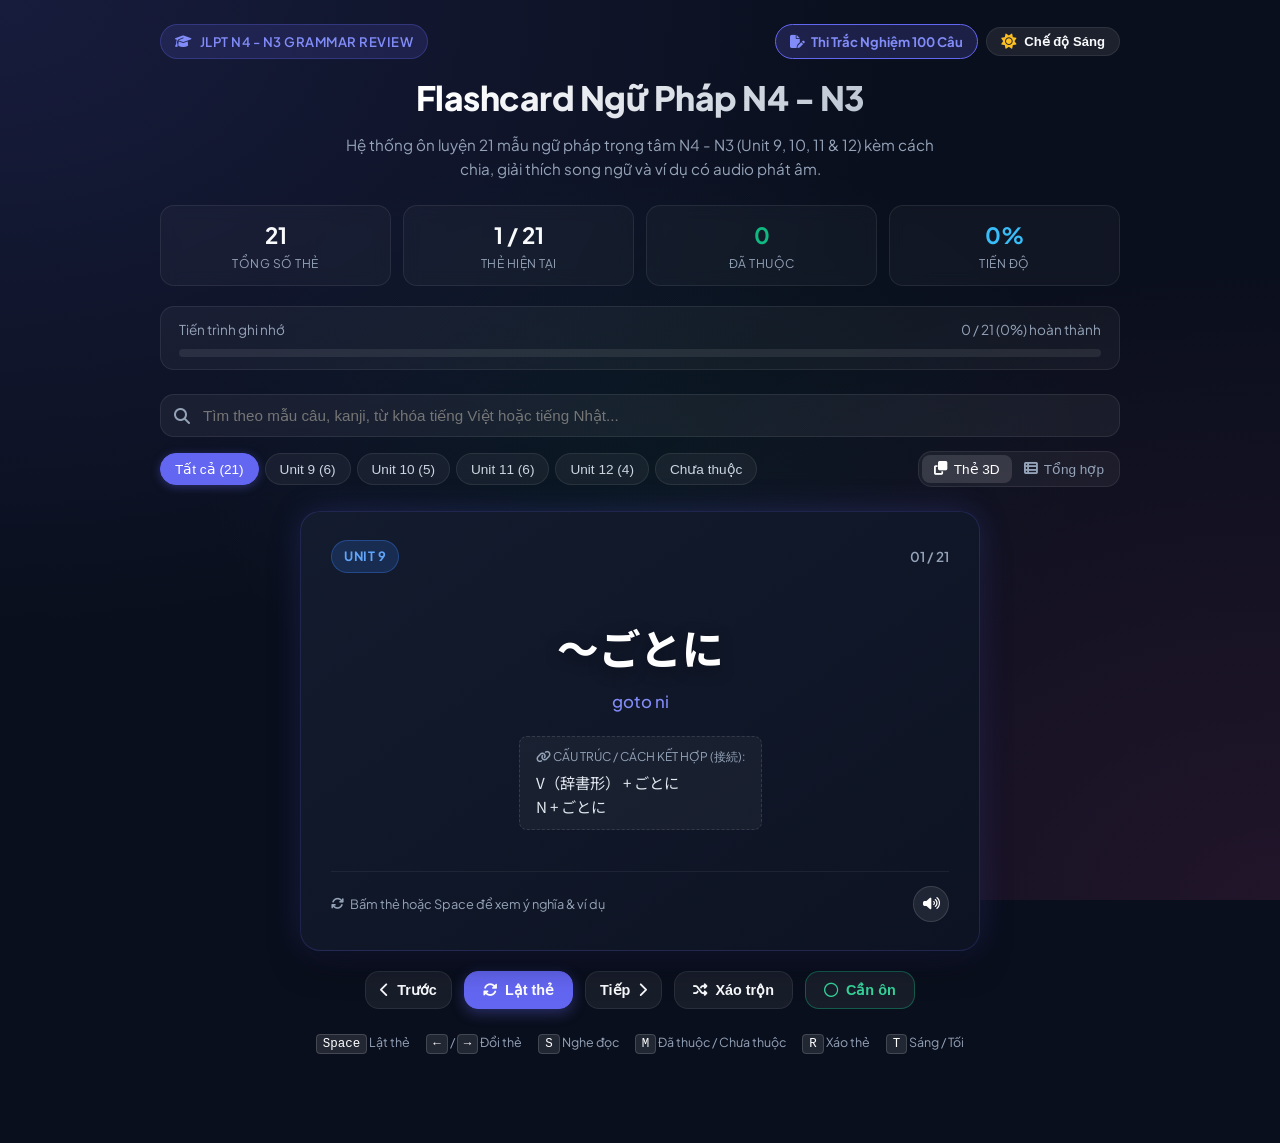
<file: index.html>
<!DOCTYPE html>
<html lang="vi">
<head>
  <meta charset="UTF-8">
  <meta name="viewport" content="width=device-width, initial-scale=1.0">
  <title>Flashcard Ôn Tập Ngữ Pháp N4 - N3 (Unit 9 - 12)</title>
  <meta name="description" content="Ứng dụng Flashcard tương tác ôn tập 21 mẫu ngữ pháp tiếng Nhật JLPT N4 - N3 (Unit 9, 10, 11, 12) với giải thích chi tiết, cách chia và ví dụ thực tế.">
  
  <!-- Google Fonts -->
  <link rel="preconnect" href="https://fonts.googleapis.com">
  <link rel="preconnect" href="https://fonts.gstatic.com" crossorigin>
  <link href="https://fonts.googleapis.com/css2?family=Noto+Sans+JP:wght@400;500;700&family=Plus+Jakarta+Sans:wght@400;500;600;700;800&display=swap" rel="stylesheet">
  
  <!-- FontAwesome Icons -->
  <link rel="stylesheet" href="https://cdnjs.cloudflare.com/ajax/libs/font-awesome/6.5.1/css/all.min.css">
  
  <link rel="stylesheet" href="style.css?v=2">
</head>
<body>
  <div class="app-container">
    <!-- Header -->
    <header class="app-header">
      <div class="header-top-row">
        <div class="header-badge">
          <i class="fa-solid fa-graduation-cap"></i> JLPT N4 - N3 GRAMMAR REVIEW
        </div>
        <div style="display: flex; gap: 8px; align-items: center;">
          <a href="quiz.html" class="quiz-nav-btn" title="Luyện thi trắc nghiệm 100 câu" style="text-decoration: none; display: inline-flex; align-items: center; gap: 6px; background: rgba(99, 102, 241, 0.2); border: 1px solid var(--primary); color: var(--primary-light); padding: 6px 14px; border-radius: 999px; font-size: 0.82rem; font-weight: 700; transition: all 0.2s ease;">
            <i class="fa-solid fa-file-pen"></i> Thi Trắc Nghiệm 100 Câu
          </a>
          <button class="theme-toggle-btn" id="theme-toggle-btn" title="Chuyển đổi Chế độ Sáng / Tối" aria-label="Chuyển đổi giao diện Sáng / Tối">
            <i class="fa-solid fa-sun" id="theme-icon"></i>
            <span id="theme-text">Chế độ Sáng</span>
          </button>
        </div>
      </div>
      <h1 class="app-title">Flashcard Ngữ Pháp N4 - N3</h1>
      <p class="app-subtitle">Hệ thống ôn luyện 21 mẫu ngữ pháp trọng tâm N4 - N3 (Unit 9, 10, 11 & 12) kèm cách chia, giải thích song ngữ và ví dụ có audio phát âm.</p>
    </header>

    <!-- Thống kê & Tiến độ học -->
    <section class="stats-bar" aria-label="Thống kê học tập">
      <div class="stat-card">
        <div class="stat-value" id="stat-total">21</div>
        <div class="stat-label">Tổng số thẻ</div>
      </div>
      <div class="stat-card">
        <div class="stat-value" id="stat-current">1 / 21</div>
        <div class="stat-label">Thẻ hiện tại</div>
      </div>
      <div class="stat-card">
        <div class="stat-value" id="stat-mastered" style="color: var(--success);">0</div>
        <div class="stat-label">Đã thuộc</div>
      </div>
      <div class="stat-card">
        <div class="stat-value" id="stat-percent" style="color: var(--accent);">0%</div>
        <div class="stat-label">Tiến độ</div>
      </div>
    </section>

    <!-- Thanh tiến độ -->
    <div class="progress-wrapper">
      <div class="progress-header">
        <span>Tiến trình ghi nhớ</span>
        <span id="progress-text">0% hoàn thành</span>
      </div>
      <div class="progress-track">
        <div class="progress-fill" id="progress-bar"></div>
      </div>
    </div>

    <!-- Bảng điều khiển bộ lọc & Tìm kiếm -->
    <div class="controls-panel">
      <div class="search-box">
        <i class="fa-solid fa-magnifying-glass search-icon"></i>
        <input type="text" id="search-input" placeholder="Tìm theo mẫu câu, kanji, từ khóa tiếng Việt hoặc tiếng Nhật..." autocomplete="off">
      </div>

      <div class="filters-row">
        <div class="unit-filters" id="unit-filters">
          <button class="filter-btn active" data-unit="all">Tất cả (21)</button>
          <button class="filter-btn" data-unit="Unit 9">Unit 9 (6)</button>
          <button class="filter-btn" data-unit="Unit 10">Unit 10 (5)</button>
          <button class="filter-btn" data-unit="Unit 11">Unit 11 (6)</button>
          <button class="filter-btn" data-unit="Unit 12">Unit 12 (4)</button>
          <button class="filter-btn" data-unit="unmastered" title="Chỉ hiển thị các thẻ chưa thuộc">Chưa thuộc</button>
        </div>

        <div class="view-mode-toggle">
          <button class="view-btn active" id="btn-mode-card">
            <i class="fa-solid fa-clone"></i> Thẻ 3D
          </button>
          <button class="view-btn" id="btn-mode-table">
            <i class="fa-solid fa-table-list"></i> Tổng hợp
          </button>
        </div>
      </div>
    </div>

    <!-- KHÔNG GIAN THẺ FLASHCARD 3D -->
    <main class="flashcard-arena" id="flashcard-arena">
      <div class="card-scene">
        <div class="card-container" id="card-element" tabindex="0" role="button" aria-label="Nhấn để lật thẻ">
          <!-- Mặt trước -->
          <div class="card-face card-front">
            <div class="card-front-top">
              <span class="unit-badge u9" id="front-unit-badge">Unit 9</span>
              <span class="card-index" id="front-card-index">01 / 21</span>
            </div>

            <div class="card-front-center">
              <h2 class="grammar-pattern japanese-text" id="front-pattern">〜ごとに</h2>
              <div class="grammar-romaji" id="front-romaji">goto ni</div>
              <div class="front-connection-box">
                <div class="connection-title"><i class="fa-solid fa-link"></i> Cấu trúc / Cách kết hợp (接続):</div>
                <div class="connection-formula japanese-text" id="front-connection">V（辞書形） + ごとに<br>N + ごとに</div>
              </div>
            </div>

            <div class="card-front-bottom">
              <span class="flip-hint">
                <i class="fa-solid fa-arrows-rotate"></i> Bấm thẻ hoặc Space để xem ý nghĩa & ví dụ
              </span>
              <button class="card-audio-btn" id="front-speak-btn" title="Nghe phát âm mẫu câu">
                <i class="fa-solid fa-volume-high"></i>
              </button>
            </div>
          </div>

          <!-- Mặt sau -->
          <div class="card-face card-back">
            <div class="card-back-header">
              <div>
                <span class="unit-badge u9" id="back-unit-badge">Unit 9</span>
                <span class="back-pattern-title japanese-text" id="back-pattern">〜ごとに</span>
              </div>
              <button class="card-audio-btn" id="back-speak-btn" title="Nghe phát âm">
                <i class="fa-solid fa-volume-high"></i>
              </button>
            </div>

            <div class="back-content-grid">
              <!-- Ý nghĩa tiếng Việt -->
              <div class="section-block">
                <div class="section-label">
                  <i class="fa-solid fa-language"></i> Ý nghĩa & Cách dùng (Tiếng Việt)
                </div>
                <div class="section-text" id="back-meaning-vi">
                  Cứ... lại... / Từng... một
                </div>
              </div>

              <!-- Định nghĩa tiếng Nhật -->
              <div class="section-block">
                <div class="section-label">
                  <i class="fa-solid fa-book-open"></i> 意味 / Cách dùng (Tiếng Nhật)
                </div>
                <div class="section-text japanese-text" id="back-meaning-ja">
                  〜たびに / 〜単位で / 〜周期で
                </div>
              </div>

              <!-- Ví dụ thực tế -->
              <div class="section-block">
                <div class="section-label">
                  <i class="fa-solid fa-quote-left"></i> 例文 (Ví dụ minh họa kèm dịch nghĩa)
                </div>
                <div class="examples-list" id="back-examples-list">
                  <!-- Render động từ JS -->
                </div>
              </div>
            </div>
          </div>
        </div>
      </div>

      <!-- Thanh điều hướng và hành động thẻ -->
      <div class="arena-actions">
        <button class="action-btn btn-nav" id="btn-prev" title="Thẻ trước (Mũi tên trái)">
          <i class="fa-solid fa-chevron-left"></i> Trước
        </button>
        <button class="action-btn btn-primary" id="btn-flip" title="Lật thẻ (Space)">
          <i class="fa-solid fa-rotate"></i> Lật thẻ
        </button>
        <button class="action-btn btn-nav" id="btn-next" title="Thẻ kế tiếp (Mũi tên phải)">
          Tiếp <i class="fa-solid fa-chevron-right"></i>
        </button>
        <button class="action-btn" id="btn-shuffle" title="Xáo trộn thứ tự thẻ">
          <i class="fa-solid fa-shuffle"></i> Xáo trộn
        </button>
        <button class="action-btn btn-mastered" id="btn-toggle-mastered" title="Đánh dấu đã thuộc (M)">
          <i class="fa-regular fa-circle-check"></i> <span id="mastered-btn-text">Đã thuộc</span>
        </button>
      </div>

      <!-- Phím tắt hướng dẫn -->
      <div class="keyboard-hints">
        <span><kbd class="kbd">Space</kbd> Lật thẻ</span>
        <span><kbd class="kbd">←</kbd> / <kbd class="kbd">→</kbd> Đổi thẻ</span>
        <span><kbd class="kbd">S</kbd> Nghe đọc</span>
        <span><kbd class="kbd">M</kbd> Đã thuộc / Chưa thuộc</span>
        <span><kbd class="kbd">R</kbd> Xáo thẻ</span>
        <span><kbd class="kbd">T</kbd> Sáng / Tối</span>
      </div>
    </main>

    <!-- CHẾ ĐỘ XEM BẢNG TỔNG HỢP / GRID DANH SÁCH -->
    <section class="table-view-container" id="table-view-container">
      <!-- Render động từ app.js -->
    </section>

    <!-- Trạng thái trống khi tìm kiếm không ra -->
    <div class="empty-state" id="empty-state" style="display: none;">
      <div class="empty-state-icon"><i class="fa-regular fa-folder-open"></i></div>
      <h3>Không tìm thấy mẫu ngữ pháp nào phù hợp</h3>
      <p>Thử tìm với từ khóa khác hoặc chuyển sang danh mục Unit khác.</p>
    </div>
  </div>

  <!-- Thông báo Toast -->
  <div class="toast" id="toast"></div>

  <!-- Scripts -->
  <script src="data.js"></script>
  <script src="app.js"></script>
</body>
</html>
</file>
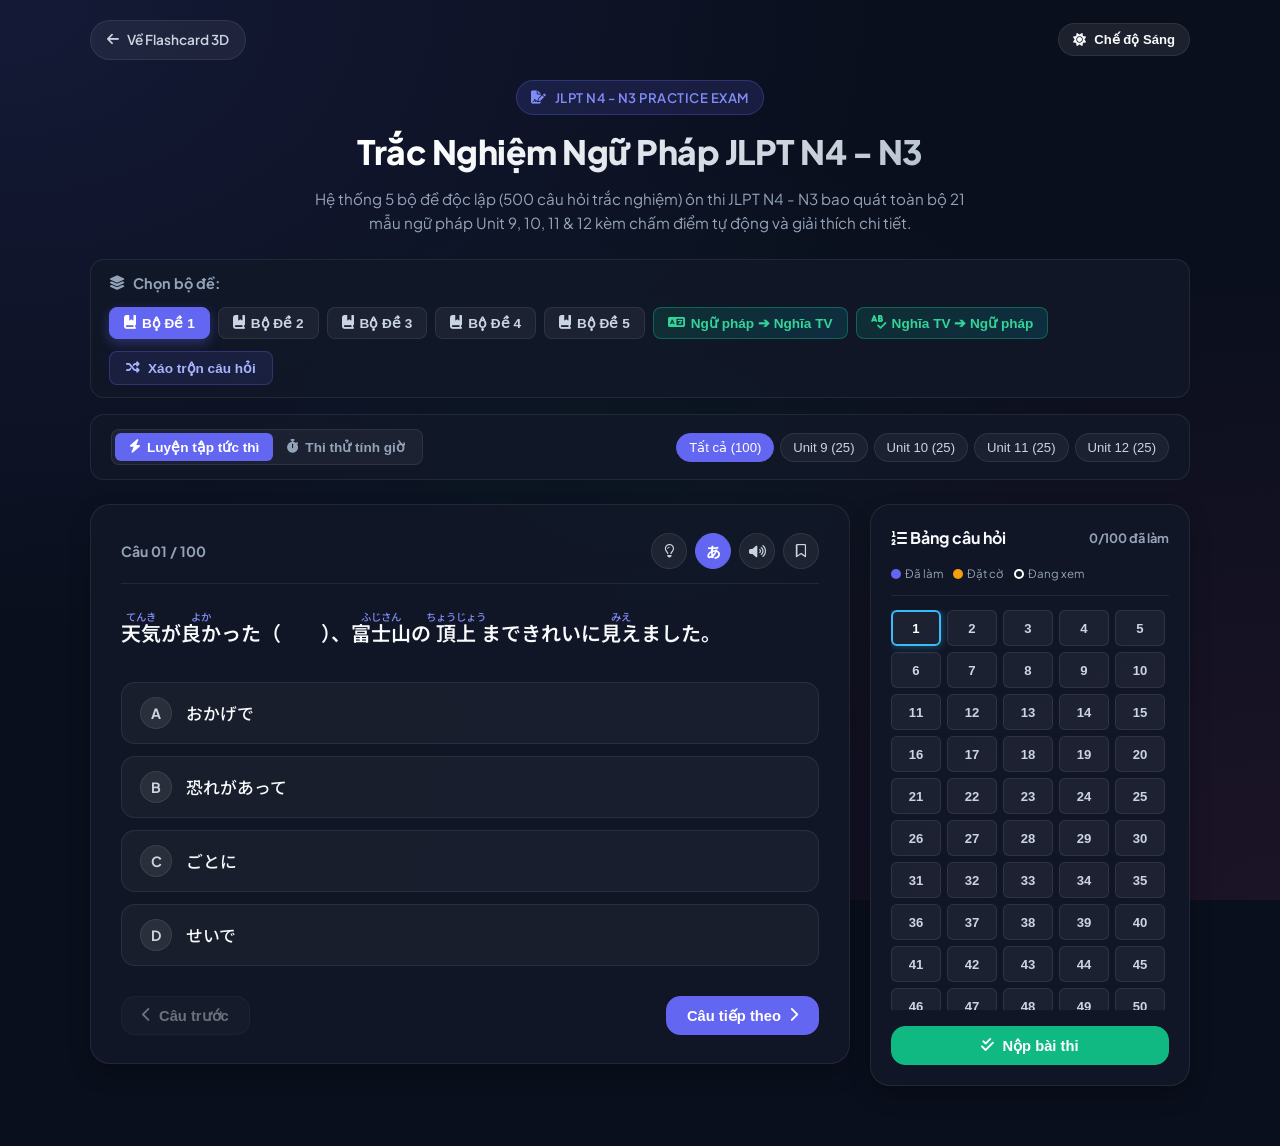
<file: quiz.html>
<!DOCTYPE html>
<html lang="vi">
<head>
  <meta charset="UTF-8">
  <meta name="viewport" content="width=device-width, initial-scale=1.0">
  <title>Trắc Nghiệm Ngữ Pháp N4 - N3 (Unit 9 - 12)</title>
  <meta name="description" content="Hệ thống 500 câu hỏi trắc nghiệm ngữ pháp tiếng Nhật JLPT N4 - N3 (Unit 9, 10, 11, 12) kèm giải thích chi tiết, dịch nghĩa và chấm điểm thi thử.">
  
  <!-- Google Fonts -->
  <link rel="preconnect" href="https://fonts.googleapis.com">
  <link rel="preconnect" href="https://fonts.gstatic.com" crossorigin>
  <link href="https://fonts.googleapis.com/css2?family=Noto+Sans+JP:wght@400;500;700&family=Plus+Jakarta+Sans:wght@400;500;600;700;800&display=swap" rel="stylesheet">
  
  <!-- FontAwesome Icons -->
  <link rel="stylesheet" href="https://cdnjs.cloudflare.com/ajax/libs/font-awesome/6.5.1/css/all.min.css">
  
  <link rel="stylesheet" href="quiz.css?v=1">
</head>
<body>
  <div class="app-container">
    <!-- Top Navigation Bar -->
    <nav class="top-nav">
      <a href="index.html" class="nav-link-btn" title="Quay lại ứng dụng Flashcard">
        <i class="fa-solid fa-arrow-left"></i> Về Flashcard 3D
      </a>
      <div class="nav-right">
        <button class="theme-toggle-btn" id="theme-toggle-btn" title="Chuyển đổi Chế độ Sáng / Tối (T)">
          <i class="fa-solid fa-sun" id="theme-icon"></i>
          <span id="theme-text">Chế độ Sáng</span>
        </button>
      </div>
    </nav>

    <!-- Header -->
    <header class="quiz-header">
      <div class="header-badge">
        <i class="fa-solid fa-file-signature"></i> JLPT N4 - N3 PRACTICE EXAM
      </div>
      <h1 class="app-title">Trắc Nghiệm Ngữ Pháp JLPT N4 - N3</h1>
      <p class="app-subtitle">Hệ thống 5 bộ đề độc lập (500 câu hỏi trắc nghiệm) ôn thi JLPT N4 - N3 bao quát toàn bộ 21 mẫu ngữ pháp Unit 9, 10, 11 & 12 kèm chấm điểm tự động và giải thích chi tiết.</p>
    </header>

    <!-- Thanh chọn Bộ Đề Thi (5 Bộ Đề) -->
    <section class="set-selection-bar" aria-label="Chọn bộ đề thi">
      <div class="set-group-left">
        <div class="set-label">
          <i class="fa-solid fa-layer-group"></i> Chọn bộ đề:
        </div>
        <div class="set-btn-group" id="set-btn-group">
          <button class="set-btn active" data-set="1"><i class="fa-solid fa-book-bookmark"></i> Bộ Đề 1</button>
          <button class="set-btn" data-set="2"><i class="fa-solid fa-book-bookmark"></i> Bộ Đề 2</button>
          <button class="set-btn" data-set="3"><i class="fa-solid fa-book-bookmark"></i> Bộ Đề 3</button>
          <button class="set-btn" data-set="4"><i class="fa-solid fa-book-bookmark"></i> Bộ Đề 4</button>
          <button class="set-btn" data-set="5"><i class="fa-solid fa-book-bookmark"></i> Bộ Đề 5</button>
          <button class="set-btn special-set-btn" data-set="grammar-to-meaning" title="Chuyên đề 21 ngữ pháp cốt lõi: Chọn nghĩa tiếng Việt chính xác (không cần dịch câu dài)">
            <i class="fa-solid fa-language"></i> Ngữ pháp ➔ Nghĩa TV
          </button>
          <button class="set-btn special-set-btn" data-set="meaning-to-grammar" title="Chuyên đề 21 ngữ pháp cốt lõi: Chọn mẫu ngữ pháp tiếng Nhật từ nghĩa tiếng Việt">
            <i class="fa-solid fa-spell-check"></i> Nghĩa TV ➔ Ngữ pháp
          </button>
        </div>
      </div>
      <button class="shuffle-btn" id="btn-shuffle-questions" title="Xáo trộn ngẫu nhiên thứ tự các câu hỏi trong bộ đề hiện tại">
        <i class="fa-solid fa-shuffle"></i> Xáo trộn câu hỏi
      </button>
    </section>

    <!-- Quiz Controls Panel -->
    <section class="quiz-controls" aria-label="Bảng điều khiển trắc nghiệm">
      <div class="mode-switches">
        <button class="mode-btn active" id="btn-mode-instant" title="Xem kết quả và giải thích ngay khi chọn đáp án">
          <i class="fa-solid fa-bolt"></i> Luyện tập tức thì
        </button>
        <button class="mode-btn" id="btn-mode-exam" title="Làm bài có tính giờ, nộp bài mới chấm điểm">
          <i class="fa-solid fa-stopwatch"></i> Thi thử tính giờ
        </button>
      </div>

      <div class="timer-box" id="timer-box" style="display: none;">
        <i class="fa-regular fa-clock"></i> <span id="timer-display">60:00</span>
      </div>

      <div class="unit-filter-group" id="unit-filter-group">
        <button class="filter-btn active" data-unit="all">Tất cả (100)</button>
        <button class="filter-btn" data-unit="Unit 9">Unit 9 (25)</button>
        <button class="filter-btn" data-unit="Unit 10">Unit 10 (25)</button>
        <button class="filter-btn" data-unit="Unit 11">Unit 11 (25)</button>
        <button class="filter-btn" data-unit="Unit 12">Unit 12 (25)</button>
      </div>
    </section>

    <!-- Main Quiz Area -->
    <main class="quiz-layout">
      <!-- Question Column -->
      <div class="question-card">
        <div class="question-header">
          <div class="q-meta">
            <span class="unit-badge u9" id="q-unit-badge" style="display: none;"></span>
            <span class="pattern-tag japanese-text" id="q-pattern-tag" style="display: none;"></span>
            <span class="q-index-tag" id="q-index-display">Câu 01 / 100</span>
          </div>

          <div class="q-actions-top">
            <button class="icon-btn" id="q-hint-btn" title="Gợi ý nghĩa câu tiếng Việt (vẫn chừa chỗ trống)">
              <i class="fa-regular fa-lightbulb"></i>
            </button>
            <button class="icon-btn active" id="q-furi-btn" title="Bật / Tắt Furigana trên Hán tự">
              <span class="furi-icon-text">あ</span>
            </button>
            <button class="icon-btn" id="q-speak-btn" title="Nghe câu hỏi tiếng Nhật">
              <i class="fa-solid fa-volume-high"></i>
            </button>
            <button class="icon-btn" id="q-flag-btn" title="Đánh dấu câu cần xem lại">
              <i class="fa-regular fa-bookmark"></i>
            </button>
          </div>
        </div>

        <!-- Nội dung câu hỏi (hỗ trợ Furigana thẻ ruby) -->
        <div class="question-body japanese-text" id="q-text">
          <!-- Render động từ JS -->
        </div>

        <!-- Khung Gợi Ý Dịch Nghĩa Câu (Giữ chỗ trống) -->
        <div class="hint-box" id="hint-box" style="display: none;">
          <div class="hint-label">
            <i class="fa-solid fa-lightbulb"></i> Gợi ý dịch câu:
          </div>
          <div class="hint-text" id="hint-text"></div>
        </div>

        <!-- Danh sách 4 đáp án -->
        <div class="options-grid" id="options-grid">
          <!-- Render động từ JS -->
        </div>

        <!-- Hộp giải thích (Hiển thị ở chế độ Luyện tập hoặc sau khi nộp bài) -->
        <div class="explanation-box" id="explanation-box">
          <div class="exp-badge" id="exp-badge">
            <i class="fa-solid fa-check"></i> Chính xác!
          </div>
          <div class="exp-translation" id="exp-translation">
            Dịch nghĩa câu...
          </div>
          <div class="exp-detail" id="exp-detail">
            Giải thích chi tiết ngữ pháp...
          </div>
        </div>

        <!-- Thanh chuyển câu -->
        <div class="question-nav-row">
          <button class="nav-btn" id="btn-prev-q">
            <i class="fa-solid fa-chevron-left"></i> Câu trước
          </button>
          <button class="nav-btn btn-submit" id="btn-finish-quiz" style="display: none;">
            <i class="fa-solid fa-paper-plane"></i> Nộp bài
          </button>
          <button class="nav-btn btn-primary" id="btn-next-q">
            Câu tiếp theo <i class="fa-solid fa-chevron-right"></i>
          </button>
        </div>
      </div>

      <!-- Sidebar: Bảng 100 câu hỏi -->
      <aside class="quiz-sidebar">
        <div class="sidebar-title">
          <span><i class="fa-solid fa-list-ol"></i> Bảng câu hỏi</span>
          <span class="palette-stats" id="palette-stats">0/100 đã làm</span>
        </div>

        <div class="palette-legend">
          <div class="legend-item"><div class="legend-dot answered"></div> Đã làm</div>
          <div class="legend-item"><div class="legend-dot flagged"></div> Đặt cờ</div>
          <div class="legend-item"><div class="legend-dot current"></div> Đang xem</div>
        </div>

        <div class="palette-grid" id="palette-grid">
          <!-- Render động 100 nút câu hỏi -->
        </div>

        <div style="margin-top: 16px;">
          <button class="nav-btn btn-submit" id="btn-sidebar-submit" style="width: 100%; justify-content: center;">
            <i class="fa-solid fa-check-double"></i> Nộp bài thi
          </button>
        </div>
      </aside>
    </main>
  </div>

  <!-- Modal Kết Quả Thi Thử -->
  <div class="modal-overlay" id="result-modal">
    <div class="modal-card">
      <div class="modal-icon"><i class="fa-solid fa-trophy"></i></div>
      <h2 class="modal-title">Kết Quả Bài Thi</h2>
      <p style="color: var(--text-muted);" id="modal-subtitle">Bạn đã hoàn thành bài thi trắc nghiệm ngữ pháp!</p>
      
      <div class="score-display" id="modal-score">85 / 100</div>
      <div style="font-weight: 700; color: var(--success); font-size: 1.1rem;" id="modal-rating">Xuất sắc!</div>

      <div class="score-breakdown">
        <div class="breakdown-item" id="breakdown-u9">Unit 9: 22/25</div>
        <div class="breakdown-item" id="breakdown-u10">Unit 10: 23/25</div>
        <div class="breakdown-item" id="breakdown-u11">Unit 11: 20/25</div>
        <div class="breakdown-item" id="breakdown-u12">Unit 12: 20/25</div>
      </div>

      <div class="modal-actions">
        <button class="nav-btn btn-primary" id="btn-review-answers">
          <i class="fa-solid fa-magnifying-glass"></i> Xem lại đáp án
        </button>
        <button class="nav-btn" id="btn-retake-quiz">
          <i class="fa-solid fa-rotate-right"></i> Làm lại bài thi
        </button>
      </div>
    </div>
  </div>

  <!-- Toast Thông Báo -->
  <div class="toast" id="toast"></div>

  <!-- Scripts -->
  <script src="quiz_data.js"></script>
  <script src="quiz.js"></script>
</body>
</html>
</file>
<file: style.css>
/* ==========================================================================
   CSS Cho Flashcard Ôn Tập Ngữ Pháp Tiếng Nhật Unit 9 - 12
   Phong cách hiện đại, tối ưu hiệu ứng 3D Flip và trải nghiệm học tập
   ========================================================================== */

:root {
  --bg-primary: #0a0f1d;
  --bg-secondary: #111827;
  --bg-card: rgba(17, 24, 39, 0.85);
  --bg-card-back: rgba(15, 23, 42, 0.95);
  --border-color: rgba(255, 255, 255, 0.08);
  --border-glow: rgba(99, 102, 241, 0.25);
  
  --text-main: #f8fafc;
  --text-muted: #94a3b8;
  --text-sub: #cbd5e1;
  
  --primary: #6366f1;
  --primary-light: #818cf8;
  --primary-dark: #4f46e5;
  --accent: #38bdf8;
  
  --success: #10b981;
  --warning: #f59e0b;
  --danger: #ef4444;
  
  /* Unit Colors */
  --u9-color: #3b82f6;
  --u10-color: #10b981;
  --u11-color: #f59e0b;
  --u12-color: #ec4899;

  --shadow-sm: 0 4px 6px -1px rgba(0, 0, 0, 0.2);
  --shadow-md: 0 10px 25px -5px rgba(0, 0, 0, 0.35);
  --shadow-glow: 0 0 35px -5px rgba(99, 102, 241, 0.3);
  
  --radius-sm: 8px;
  --radius-md: 14px;
  --radius-lg: 20px;
}

* {
  margin: 0;
  padding: 0;
  box-sizing: border-box;
}

body {
  font-family: 'Plus Jakarta Sans', -apple-system, BlinkMacSystemFont, 'Segoe UI', Roboto, sans-serif;
  background-color: var(--bg-primary);
  background-image: 
    radial-gradient(at 0% 0%, rgba(99, 102, 241, 0.15) 0px, transparent 50%),
    radial-gradient(at 100% 100%, rgba(236, 72, 153, 0.1) 0px, transparent 50%),
    radial-gradient(at 50% 50%, rgba(16, 185, 129, 0.05) 0px, transparent 50%);
  background-attachment: fixed;
  color: var(--text-main);
  min-height: 100vh;
  line-height: 1.6;
  padding: 24px 16px 60px;
  transition: background-color 0.3s ease, color 0.3s ease;
}

.japanese-text {
  font-family: 'Noto Sans JP', 'Hiragino Kaku Gothic ProN', 'Yu Gothic', sans-serif;
}

/* App Container */
.app-container {
  max-width: 960px;
  margin: 0 auto;
}

/* Header */
.app-header {
  text-align: center;
  margin-bottom: 24px;
}

.header-top-row {
  display: flex;
  align-items: center;
  justify-content: space-between;
  margin-bottom: 12px;
}

.theme-toggle-btn {
  background: rgba(255, 255, 255, 0.08);
  border: 1px solid var(--border-color);
  color: var(--text-main);
  padding: 6px 14px;
  border-radius: 999px;
  font-size: 0.82rem;
  font-weight: 600;
  cursor: pointer;
  display: inline-flex;
  align-items: center;
  gap: 8px;
  transition: all 0.25s ease;
}

.theme-toggle-btn:hover {
  background: rgba(255, 255, 255, 0.15);
  transform: translateY(-1px);
  border-color: var(--primary-light);
}

.quiz-nav-btn:hover {
  background: var(--primary) !important;
  color: #ffffff !important;
  transform: translateY(-1px);
  box-shadow: 0 4px 12px rgba(99, 102, 241, 0.35);
}

.theme-toggle-btn i {
  color: #fbbf24;
  font-size: 0.95rem;
}

.header-badge {
  display: inline-flex;
  align-items: center;
  gap: 8px;
  background: rgba(99, 102, 241, 0.15);
  border: 1px solid rgba(99, 102, 241, 0.3);
  padding: 6px 14px;
  border-radius: 999px;
  font-size: 0.82rem;
  font-weight: 600;
  color: var(--primary-light);
  letter-spacing: 0.5px;
}

.app-title {
  font-size: 2.1rem;
  font-weight: 800;
  letter-spacing: -0.5px;
  background: linear-gradient(135deg, #ffffff 30%, #94a3b8 100%);
  -webkit-background-clip: text;
  -webkit-text-fill-color: transparent;
  margin-bottom: 8px;
}

.app-subtitle {
  color: var(--text-muted);
  font-size: 0.95rem;
  max-width: 600px;
  margin: 0 auto;
}

/* Stats & Progress Bar */
.stats-bar {
  display: grid;
  grid-template-columns: repeat(auto-fit, minmax(130px, 1fr));
  gap: 12px;
  margin-bottom: 20px;
}

.stat-card {
  background: rgba(255, 255, 255, 0.03);
  border: 1px solid var(--border-color);
  padding: 12px 16px;
  border-radius: var(--radius-md);
  backdrop-filter: blur(8px);
  text-align: center;
  transition: transform 0.2s ease, border-color 0.2s ease;
}

.stat-card:hover {
  border-color: rgba(255, 255, 255, 0.15);
  transform: translateY(-2px);
}

.stat-value {
  font-size: 1.4rem;
  font-weight: 700;
  color: var(--text-main);
}

.stat-label {
  font-size: 0.75rem;
  text-transform: uppercase;
  color: var(--text-muted);
  letter-spacing: 0.5px;
}

.progress-wrapper {
  background: rgba(255, 255, 255, 0.04);
  border: 1px solid var(--border-color);
  border-radius: var(--radius-md);
  padding: 12px 18px;
  margin-bottom: 24px;
}

.progress-header {
  display: flex;
  justify-content: space-between;
  font-size: 0.85rem;
  color: var(--text-muted);
  margin-bottom: 8px;
}

.progress-track {
  height: 8px;
  background: rgba(255, 255, 255, 0.08);
  border-radius: 999px;
  overflow: hidden;
}

.progress-fill {
  height: 100%;
  width: 0%;
  background: linear-gradient(90deg, var(--primary), var(--accent));
  border-radius: 999px;
  transition: width 0.4s ease;
}

/* Control Row: Search & Filters */
.controls-panel {
  display: flex;
  flex-direction: column;
  gap: 14px;
  margin-bottom: 24px;
}

.search-box {
  position: relative;
  width: 100%;
}

.search-box input {
  width: 100%;
  padding: 12px 16px 12px 42px;
  background: rgba(255, 255, 255, 0.05);
  border: 1px solid var(--border-color);
  border-radius: var(--radius-md);
  color: var(--text-main);
  font-size: 0.95rem;
  outline: none;
  transition: all 0.2s ease;
}

.search-box input:focus {
  border-color: var(--primary-light);
  background: rgba(255, 255, 255, 0.08);
  box-shadow: 0 0 0 3px rgba(99, 102, 241, 0.2);
}

.search-box .search-icon {
  position: absolute;
  left: 14px;
  top: 50%;
  transform: translateY(-50%);
  color: var(--text-muted);
  pointer-events: none;
}

.filters-row {
  display: flex;
  flex-wrap: wrap;
  align-items: center;
  justify-content: space-between;
  gap: 10px;
}

.unit-filters {
  display: flex;
  flex-wrap: wrap;
  gap: 6px;
}

.filter-btn {
  background: rgba(255, 255, 255, 0.05);
  border: 1px solid var(--border-color);
  color: var(--text-sub);
  padding: 7px 14px;
  border-radius: 999px;
  font-size: 0.85rem;
  font-weight: 500;
  cursor: pointer;
  transition: all 0.2s ease;
}

.filter-btn:hover {
  background: rgba(255, 255, 255, 0.1);
  color: #fff;
}

.filter-btn.active {
  background: var(--primary);
  border-color: var(--primary);
  color: #fff;
  box-shadow: 0 2px 10px rgba(99, 102, 241, 0.35);
}

.view-mode-toggle {
  display: flex;
  background: rgba(255, 255, 255, 0.05);
  border: 1px solid var(--border-color);
  border-radius: var(--radius-md);
  padding: 3px;
}

.view-btn {
  background: transparent;
  border: none;
  color: var(--text-muted);
  padding: 6px 12px;
  border-radius: 8px;
  font-size: 0.85rem;
  font-weight: 500;
  cursor: pointer;
  display: inline-flex;
  align-items: center;
  gap: 6px;
  transition: all 0.2s ease;
}

.view-btn.active {
  background: rgba(255, 255, 255, 0.12);
  color: #fff;
}

/* Flashcard Arena */
.flashcard-arena {
  display: flex;
  flex-direction: column;
  align-items: center;
  gap: 20px;
  margin-bottom: 30px;
}

.card-scene {
  width: 100%;
  max-width: 680px;
  min-height: 440px;
  perspective: 1400px;
}

.card-container {
  width: 100%;
  min-height: 440px;
  position: relative;
  transform-style: preserve-3d;
  transition: transform 0.65s cubic-bezier(0.4, 0.2, 0.2, 1);
  cursor: pointer;
}

.card-container.is-flipped {
  transform: rotateY(180deg);
}

.card-face {
  position: absolute;
  top: 0;
  left: 0;
  width: 100%;
  min-height: 100%;
  backface-visibility: hidden;
  -webkit-backface-visibility: hidden;
  border-radius: var(--radius-lg);
  border: 1px solid var(--border-color);
  padding: 28px 30px;
  box-shadow: var(--shadow-md);
  display: flex;
  flex-direction: column;
  justify-content: space-between;
}

/* Card Front */
.card-front {
  background: linear-gradient(145deg, #131b2e 0%, #0d1322 100%);
  border-color: rgba(99, 102, 241, 0.2);
  box-shadow: 0 16px 36px -10px rgba(0, 0, 0, 0.5), var(--shadow-glow);
}

.card-front-top {
  display: flex;
  justify-content: space-between;
  align-items: center;
}

.unit-badge {
  display: inline-flex;
  align-items: center;
  gap: 6px;
  padding: 5px 12px;
  border-radius: 999px;
  font-size: 0.8rem;
  font-weight: 700;
  text-transform: uppercase;
  letter-spacing: 0.5px;
}

.unit-badge.u9 { background: rgba(59, 130, 246, 0.18); color: #60a5fa; border: 1px solid rgba(59, 130, 246, 0.35); }
.unit-badge.u10 { background: rgba(16, 185, 129, 0.18); color: #34d399; border: 1px solid rgba(16, 185, 129, 0.35); }
.unit-badge.u11 { background: rgba(245, 158, 11, 0.18); color: #fbbf24; border: 1px solid rgba(245, 158, 11, 0.35); }
.unit-badge.u12 { background: rgba(236, 72, 153, 0.18); color: #f472b6; border: 1px solid rgba(236, 72, 153, 0.35); }

.card-index {
  font-size: 0.85rem;
  font-weight: 600;
  color: var(--text-muted);
}

.card-front-center {
  text-align: center;
  margin: 30px 0;
}

.grammar-pattern {
  font-size: 2.6rem;
  font-weight: 800;
  color: #fff;
  letter-spacing: -0.5px;
  margin-bottom: 8px;
  text-shadow: 0 4px 16px rgba(0,0,0,0.4);
}

.grammar-romaji {
  font-size: 1.05rem;
  color: var(--primary-light);
  font-weight: 500;
  margin-bottom: 20px;
}

.front-connection-box {
  background: rgba(255, 255, 255, 0.04);
  border: 1px dashed rgba(255, 255, 255, 0.12);
  border-radius: var(--radius-sm);
  padding: 10px 16px;
  display: inline-block;
  max-width: 90%;
  text-align: left;
}

.connection-title {
  font-size: 0.75rem;
  color: var(--text-muted);
  text-transform: uppercase;
  margin-bottom: 4px;
}

.connection-formula {
  font-size: 0.95rem;
  color: #e2e8f0;
  white-space: pre-line;
}

.card-front-bottom {
  display: flex;
  justify-content: space-between;
  align-items: center;
  border-top: 1px solid rgba(255, 255, 255, 0.06);
  padding-top: 14px;
}

.flip-hint {
  font-size: 0.8rem;
  color: var(--text-muted);
  display: inline-flex;
  align-items: center;
  gap: 6px;
}

.card-audio-btn {
  background: rgba(255, 255, 255, 0.08);
  border: 1px solid rgba(255, 255, 255, 0.12);
  color: #fff;
  width: 36px;
  height: 36px;
  border-radius: 50%;
  display: inline-flex;
  align-items: center;
  justify-content: center;
  cursor: pointer;
  transition: all 0.2s ease;
}

.card-audio-btn:hover {
  background: var(--primary);
  transform: scale(1.08);
}

/* Card Back */
.card-back {
  background: linear-gradient(145deg, #0d1527 0%, #080d19 100%);
  border-color: rgba(99, 102, 241, 0.25);
  transform: rotateY(180deg);
  overflow-y: auto;
  max-height: 520px;
}

.card-back::-webkit-scrollbar {
  width: 6px;
}
.card-back::-webkit-scrollbar-thumb {
  background: rgba(255, 255, 255, 0.15);
  border-radius: 999px;
}

.card-back-header {
  display: flex;
  justify-content: space-between;
  align-items: center;
  margin-bottom: 18px;
  padding-bottom: 12px;
  border-bottom: 1px solid rgba(255, 255, 255, 0.08);
}

.back-pattern-title {
  font-size: 1.45rem;
  font-weight: 700;
  color: #fff;
}

.back-content-grid {
  display: flex;
  flex-direction: column;
  gap: 16px;
  margin-bottom: 16px;
}

.section-block {
  background: rgba(255, 255, 255, 0.025);
  border: 1px solid rgba(255, 255, 255, 0.06);
  border-radius: var(--radius-md);
  padding: 12px 16px;
}

.section-label {
  font-size: 0.78rem;
  font-weight: 700;
  text-transform: uppercase;
  color: var(--accent);
  letter-spacing: 0.5px;
  margin-bottom: 6px;
  display: flex;
  align-items: center;
  gap: 6px;
}

.section-text {
  font-size: 0.92rem;
  color: #e2e8f0;
  white-space: pre-line;
  line-height: 1.55;
}

.examples-list {
  display: flex;
  flex-direction: column;
  gap: 10px;
}

.example-item {
  background: rgba(255, 255, 255, 0.02);
  border-left: 3px solid var(--primary-light);
  padding: 8px 12px;
  border-radius: 0 var(--radius-sm) var(--radius-sm) 0;
  position: relative;
}

.example-ja {
  font-size: 0.95rem;
  font-weight: 500;
  color: #fff;
  margin-bottom: 4px;
  padding-right: 28px;
}

.example-vi {
  font-size: 0.87rem;
  color: var(--text-muted);
}

.example-audio-btn {
  position: absolute;
  top: 8px;
  right: 8px;
  background: transparent;
  border: none;
  color: var(--text-muted);
  cursor: pointer;
  padding: 4px;
  border-radius: 4px;
  transition: color 0.2s ease;
}

.example-audio-btn:hover {
  color: var(--accent);
}

/* Card Actions / Navigation */
.arena-actions {
  display: flex;
  align-items: center;
  justify-content: center;
  gap: 12px;
  width: 100%;
  max-width: 680px;
}

.action-btn {
  background: rgba(255, 255, 255, 0.06);
  border: 1px solid var(--border-color);
  color: var(--text-main);
  padding: 10px 18px;
  border-radius: var(--radius-md);
  font-size: 0.9rem;
  font-weight: 600;
  cursor: pointer;
  display: inline-flex;
  align-items: center;
  gap: 8px;
  transition: all 0.2s ease;
}

.action-btn:hover {
  background: rgba(255, 255, 255, 0.12);
  transform: translateY(-2px);
}

.action-btn.btn-primary {
  background: var(--primary);
  border-color: var(--primary);
  color: #fff;
  box-shadow: 0 4px 14px rgba(99, 102, 241, 0.35);
}

.action-btn.btn-primary:hover {
  background: var(--primary-light);
}

.action-btn.btn-mastered {
  border-color: rgba(16, 185, 129, 0.4);
  color: #34d399;
}

.action-btn.btn-mastered.is-active {
  background: var(--success);
  color: #fff;
}

.action-btn.btn-nav {
  padding: 10px 14px;
}

/* Keyboard Hints */
.keyboard-hints {
  display: flex;
  flex-wrap: wrap;
  justify-content: center;
  gap: 16px;
  font-size: 0.78rem;
  color: var(--text-muted);
  margin-top: 4px;
}

.kbd {
  background: rgba(255, 255, 255, 0.1);
  border: 1px solid rgba(255, 255, 255, 0.15);
  padding: 2px 6px;
  border-radius: 4px;
  font-family: monospace;
  color: #fff;
}

/* Table / Reference Grid View */
.table-view-container {
  display: none;
  grid-template-columns: repeat(auto-fill, minmax(320px, 1fr));
  gap: 16px;
  margin-bottom: 30px;
}

.table-view-container.active {
  display: grid;
}

.ref-card {
  background: var(--bg-card);
  border: 1px solid var(--border-color);
  border-radius: var(--radius-md);
  padding: 18px 20px;
  backdrop-filter: blur(10px);
  display: flex;
  flex-direction: column;
  gap: 12px;
  transition: transform 0.2s ease, border-color 0.2s ease;
}

.ref-card:hover {
  transform: translateY(-3px);
  border-color: rgba(99, 102, 241, 0.3);
}

.ref-header {
  display: flex;
  justify-content: space-between;
  align-items: center;
}

.ref-pattern {
  font-size: 1.3rem;
  font-weight: 700;
  color: #fff;
}

.ref-romaji {
  font-size: 0.8rem;
  color: var(--primary-light);
}

.ref-connection {
  font-size: 0.82rem;
  color: var(--text-sub);
  background: rgba(255, 255, 255, 0.03);
  padding: 6px 10px;
  border-radius: 6px;
  white-space: pre-line;
}

.ref-meaning {
  font-size: 0.88rem;
  color: #e2e8f0;
  white-space: pre-line;
}

.ref-examples-title {
  font-size: 0.75rem;
  font-weight: 700;
  text-transform: uppercase;
  color: var(--accent);
  margin-top: 4px;
}

.ref-example-item {
  font-size: 0.82rem;
  border-left: 2px solid var(--primary);
  padding-left: 8px;
  margin-bottom: 6px;
}

.ref-example-ja {
  color: #f1f5f9;
  font-weight: 500;
}

.ref-example-vi {
  color: var(--text-muted);
}

/* Empty State */
.empty-state {
  text-align: center;
  padding: 60px 20px;
  color: var(--text-muted);
}

.empty-state-icon {
  font-size: 3rem;
  margin-bottom: 12px;
  opacity: 0.6;
}

/* Toast Notification */
.toast {
  position: fixed;
  bottom: 24px;
  right: 24px;
  background: #1e293b;
  border: 1px solid rgba(255, 255, 255, 0.1);
  color: #fff;
  padding: 10px 18px;
  border-radius: var(--radius-md);
  font-size: 0.88rem;
  box-shadow: var(--shadow-md);
  transform: translateY(100px);
  opacity: 0;
  transition: all 0.3s ease;
  z-index: 1000;
}

.toast.show {
  transform: translateY(0);
  opacity: 1;
}

/* Responsive adjustments */
@media (max-width: 640px) {
  body {
    padding: 16px 10px 40px;
  }
  
  .app-title {
    font-size: 1.6rem;
  }
  
  .card-scene {
    min-height: 480px;
  }
  
  .card-container {
    min-height: 480px;
  }
  
  .grammar-pattern {
    font-size: 2rem;
  }
  
  .card-face {
    padding: 20px 18px;
  }
  
  .arena-actions {
    flex-wrap: wrap;
  }
  
  .keyboard-hints {
    display: none;
  }
}

/* ==========================================================================
   CHẾ ĐỘ SÁNG (LIGHT MODE)
   ========================================================================== */
[data-theme="light"] {
  --bg-primary: #f8fafc;
  --bg-secondary: #ffffff;
  --bg-card: rgba(255, 255, 255, 0.95);
  --bg-card-back: rgba(255, 255, 255, 0.98);
  --border-color: rgba(15, 23, 42, 0.1);
  --border-glow: rgba(99, 102, 241, 0.15);
  
  --text-main: #0f172a;
  --text-muted: #64748b;
  --text-sub: #334155;
  
  --shadow-sm: 0 4px 6px -1px rgba(0, 0, 0, 0.05);
  --shadow-md: 0 10px 25px -5px rgba(0, 0, 0, 0.08);
  --shadow-glow: 0 0 35px -5px rgba(99, 102, 241, 0.18);
}

[data-theme="light"] body {
  background-color: #f1f5f9;
  background-image: 
    radial-gradient(at 0% 0%, rgba(99, 102, 241, 0.09) 0px, transparent 50%),
    radial-gradient(at 100% 100%, rgba(236, 72, 153, 0.07) 0px, transparent 50%),
    radial-gradient(at 50% 50%, rgba(16, 185, 129, 0.05) 0px, transparent 50%);
  color: #0f172a;
}

[data-theme="light"] .app-title {
  background: linear-gradient(135deg, #0f172a 30%, #334155 100%);
  -webkit-background-clip: text;
  -webkit-text-fill-color: transparent;
}

[data-theme="light"] .theme-toggle-btn {
  background: #ffffff;
  border-color: rgba(15, 23, 42, 0.14);
  box-shadow: 0 2px 6px rgba(0, 0, 0, 0.04);
}

[data-theme="light"] .theme-toggle-btn i {
  color: #4f46e5;
}

[data-theme="light"] .stat-card,
[data-theme="light"] .progress-wrapper {
  background: #ffffff;
  border-color: rgba(15, 23, 42, 0.08);
  box-shadow: 0 4px 14px rgba(0, 0, 0, 0.03);
}

[data-theme="light"] .search-box input {
  background: #ffffff;
  border-color: rgba(15, 23, 42, 0.14);
  color: #0f172a;
  box-shadow: 0 2px 6px rgba(0, 0, 0, 0.02);
}

[data-theme="light"] .card-front {
  background: linear-gradient(145deg, #ffffff 0%, #f8fafc 100%);
  border-color: rgba(99, 102, 241, 0.28);
  box-shadow: 0 20px 35px -10px rgba(99, 102, 241, 0.15), 0 8px 16px -6px rgba(0, 0, 0, 0.06);
}

[data-theme="light"] .grammar-pattern {
  color: #0f172a;
  text-shadow: none;
}

[data-theme="light"] .front-connection-box {
  background: #f1f5f9;
  border-color: rgba(15, 23, 42, 0.15);
}

[data-theme="light"] .connection-formula {
  color: #1e293b;
}

[data-theme="light"] .card-audio-btn {
  background: #e2e8f0;
  border-color: #cbd5e1;
  color: #1e293b;
}

[data-theme="light"] .card-audio-btn:hover {
  background: var(--primary);
  color: #ffffff;
}

[data-theme="light"] .card-back {
  background: linear-gradient(145deg, #ffffff 0%, #f8fafc 100%);
  border-color: rgba(99, 102, 241, 0.28);
  box-shadow: 0 20px 35px -10px rgba(99, 102, 241, 0.15), 0 8px 16px -6px rgba(0, 0, 0, 0.06);
}

[data-theme="light"] .card-back-header {
  border-bottom-color: rgba(15, 23, 42, 0.08);
}

[data-theme="light"] .back-pattern-title {
  color: #0f172a;
}

[data-theme="light"] .unit-badge.u9 { background: #eff6ff; color: #1d4ed8; border-color: #bfdbfe; }
[data-theme="light"] .unit-badge.u10 { background: #ecfdf5; color: #047857; border-color: #a7f3d0; }
[data-theme="light"] .unit-badge.u11 { background: #fffbeb; color: #b45309; border-color: #fde68a; }
[data-theme="light"] .unit-badge.u12 { background: #fdf2f8; color: #be185d; border-color: #fbcfe8; }

[data-theme="light"] .section-block {
  background: #f8fafc;
  border-color: rgba(15, 23, 42, 0.08);
}

[data-theme="light"] .section-text {
  color: #1e293b;
}

[data-theme="light"] .example-item {
  background: #f1f5f9;
}

[data-theme="light"] .example-ja {
  color: #0f172a;
}

[data-theme="light"] .example-vi {
  color: #475569;
}

[data-theme="light"] .action-btn {
  background: #ffffff;
  border-color: rgba(15, 23, 42, 0.14);
  color: #1e293b;
}

[data-theme="light"] .action-btn:hover {
  background: #f1f5f9;
}

[data-theme="light"] .action-btn.btn-primary,
[data-theme="light"] #btn-flip {
  background: var(--primary) !important;
  border-color: var(--primary) !important;
  color: #ffffff !important;
  box-shadow: 0 4px 14px rgba(99, 102, 241, 0.35);
}

[data-theme="light"] .action-btn.btn-primary:hover,
[data-theme="light"] #btn-flip:hover {
  background: var(--primary-light) !important;
  color: #ffffff !important;
}

[data-theme="light"] .action-btn.btn-mastered.is-active,
[data-theme="light"] #btn-toggle-mastered.is-active {
  background: var(--success) !important;
  border-color: var(--success) !important;
  color: #ffffff !important;
}

[data-theme="light"] .ref-card {
  background: #ffffff;
  border-color: rgba(15, 23, 42, 0.08);
  box-shadow: 0 4px 14px rgba(0, 0, 0, 0.04);
}

[data-theme="light"] .ref-pattern {
  color: #0f172a;
}

[data-theme="light"] .ref-connection {
  background: #f1f5f9;
  color: #334155;
}

[data-theme="light"] .ref-meaning {
  color: #1e293b;
}

[data-theme="light"] .ref-example-ja {
  color: #0f172a;
}

[data-theme="light"] .toast {
  background: #ffffff;
  color: #0f172a;
  border-color: rgba(15, 23, 42, 0.15);
  box-shadow: 0 10px 25px rgba(0, 0, 0, 0.12);
}

[data-theme="light"] .filter-btn {
  background: #ffffff;
  border-color: rgba(15, 23, 42, 0.14);
  color: #475569;
}

[data-theme="light"] .filter-btn:hover {
  background: #f1f5f9;
  color: #0f172a;
}

[data-theme="light"] .filter-btn.active {
  background: var(--primary);
  color: #ffffff;
}

[data-theme="light"] .view-mode-toggle {
  background: #ffffff;
  border-color: rgba(15, 23, 42, 0.14);
}

[data-theme="light"] .view-btn {
  color: #64748b;
}

[data-theme="light"] .view-btn.active {
  background: #f1f5f9;
  color: #0f172a;
}

[data-theme="light"] .kbd {
  background: #e2e8f0;
  border-color: #cbd5e1;
  color: #1e293b;
}
</file>
<file: quiz.css>
/* ==========================================================================
   CSS Cho Trang Trắc Nghiệm 100 Câu Ngữ Pháp Tiếng Nhật (Unit 9 - 12)
   Đồng bộ Dark & Light Mode, thiết kế hiện đại, tương thích mobile & desktop
   ========================================================================== */

:root {
  --bg-primary: #0a0f1d;
  --bg-secondary: #111827;
  --bg-card: rgba(17, 24, 39, 0.9);
  --border-color: rgba(255, 255, 255, 0.08);
  --border-glow: rgba(99, 102, 241, 0.25);
  
  --text-main: #f8fafc;
  --text-muted: #94a3b8;
  --text-sub: #cbd5e1;
  
  --primary: #6366f1;
  --primary-light: #818cf8;
  --primary-dark: #4f46e5;
  --accent: #38bdf8;
  
  --success: #10b981;
  --success-bg: rgba(16, 185, 129, 0.15);
  --warning: #f59e0b;
  --danger: #ef4444;
  --danger-bg: rgba(239, 68, 68, 0.15);
  
  --u9-color: #3b82f6;
  --u10-color: #10b981;
  --u11-color: #f59e0b;
  --u12-color: #ec4899;

  --shadow-sm: 0 4px 6px -1px rgba(0, 0, 0, 0.2);
  --shadow-md: 0 10px 25px -5px rgba(0, 0, 0, 0.35);
  
  --radius-sm: 8px;
  --radius-md: 14px;
  --radius-lg: 20px;
}

/* Light Theme Variables */
[data-theme="light"] {
  --bg-primary: #f8fafc;
  --bg-secondary: #ffffff;
  --bg-card: rgba(255, 255, 255, 0.98);
  --border-color: rgba(15, 23, 42, 0.1);
  --border-glow: rgba(99, 102, 241, 0.15);
  
  --text-main: #0f172a;
  --text-muted: #64748b;
  --text-sub: #334155;
  
  --shadow-sm: 0 4px 6px -1px rgba(0, 0, 0, 0.05);
  --shadow-md: 0 10px 25px -5px rgba(0, 0, 0, 0.08);
  --success-bg: rgba(16, 185, 129, 0.12);
  --danger-bg: rgba(239, 68, 68, 0.12);
}

* {
  margin: 0;
  padding: 0;
  box-sizing: border-box;
}

body {
  font-family: 'Plus Jakarta Sans', -apple-system, BlinkMacSystemFont, 'Segoe UI', Roboto, sans-serif;
  background-color: var(--bg-primary);
  background-image: 
    radial-gradient(at 0% 0%, rgba(99, 102, 241, 0.12) 0px, transparent 50%),
    radial-gradient(at 100% 100%, rgba(236, 72, 153, 0.08) 0px, transparent 50%),
    radial-gradient(at 50% 50%, rgba(16, 185, 129, 0.04) 0px, transparent 50%);
  background-attachment: fixed;
  color: var(--text-main);
  min-height: 100vh;
  line-height: 1.6;
  padding: 20px 16px 60px;
  transition: background-color 0.3s ease, color 0.3s ease;
}

.japanese-text {
  font-family: 'Noto Sans JP', 'Hiragino Kaku Gothic ProN', 'Yu Gothic', sans-serif;
}

.app-container {
  max-width: 1100px;
  margin: 0 auto;
}

/* Header & Top Bar */
.top-nav {
  display: flex;
  align-items: center;
  justify-content: space-between;
  margin-bottom: 20px;
}

.nav-link-btn {
  display: inline-flex;
  align-items: center;
  gap: 8px;
  background: rgba(255, 255, 255, 0.06);
  border: 1px solid var(--border-color);
  color: var(--text-sub);
  text-decoration: none;
  padding: 8px 16px;
  border-radius: 999px;
  font-size: 0.85rem;
  font-weight: 600;
  transition: all 0.2s ease;
}

.nav-link-btn:hover {
  background: rgba(255, 255, 255, 0.12);
  color: #fff;
  transform: translateX(-2px);
}

.nav-right {
  display: flex;
  align-items: center;
  gap: 10px;
}

.theme-toggle-btn {
  background: rgba(255, 255, 255, 0.08);
  border: 1px solid var(--border-color);
  color: var(--text-main);
  padding: 8px 14px;
  border-radius: 999px;
  font-size: 0.82rem;
  font-weight: 600;
  cursor: pointer;
  display: inline-flex;
  align-items: center;
  gap: 8px;
  transition: all 0.2s ease;
}

.theme-toggle-btn:hover {
  background: rgba(255, 255, 255, 0.15);
  border-color: var(--primary-light);
}

/* App Header */
.quiz-header {
  text-align: center;
  margin-bottom: 24px;
}

.header-badge {
  display: inline-flex;
  align-items: center;
  gap: 8px;
  background: rgba(99, 102, 241, 0.15);
  border: 1px solid rgba(99, 102, 241, 0.3);
  padding: 6px 14px;
  border-radius: 999px;
  font-size: 0.82rem;
  font-weight: 600;
  color: var(--primary-light);
  letter-spacing: 0.5px;
  margin-bottom: 10px;
}

.app-title {
  font-size: 2.1rem;
  font-weight: 800;
  letter-spacing: -0.5px;
  background: linear-gradient(135deg, #ffffff 30%, #94a3b8 100%);
  -webkit-background-clip: text;
  -webkit-text-fill-color: transparent;
  margin-bottom: 8px;
}

[data-theme="light"] .app-title {
  background: linear-gradient(135deg, #0f172a 30%, #334155 100%);
  -webkit-background-clip: text;
  -webkit-text-fill-color: transparent;
}

.app-subtitle {
  color: var(--text-muted);
  font-size: 0.95rem;
  max-width: 650px;
  margin: 0 auto;
}

/* Set Selection Bar */
.set-selection-bar {
  display: flex;
  align-items: center;
  justify-content: space-between;
  flex-wrap: wrap;
  gap: 12px;
  background: var(--bg-card);
  border: 1px solid var(--border-color);
  padding: 12px 18px;
  border-radius: var(--radius-md);
  margin-bottom: 16px;
}

.set-label {
  font-size: 0.9rem;
  font-weight: 700;
  color: var(--text-muted);
  display: flex;
  align-items: center;
  gap: 8px;
}

.set-btn-group {
  display: flex;
  flex-wrap: wrap;
  gap: 8px;
}

.set-btn {
  background: rgba(255, 255, 255, 0.05);
  border: 1px solid var(--border-color);
  color: var(--text-sub);
  padding: 7px 14px;
  border-radius: var(--radius-sm);
  font-size: 0.85rem;
  font-weight: 600;
  cursor: pointer;
  display: inline-flex;
  align-items: center;
  gap: 6px;
  transition: all 0.2s ease;
}

.set-btn:hover {
  background: rgba(255, 255, 255, 0.12);
  color: #fff;
  transform: translateY(-1px);
}

.set-btn.active {
  background: var(--primary);
  border-color: var(--primary);
  color: #fff;
  box-shadow: 0 4px 12px rgba(99, 102, 241, 0.35);
}

[data-theme="light"] .set-btn {
  background: #ffffff;
  border-color: rgba(15, 23, 42, 0.12);
  color: #334155;
}

[data-theme="light"] .set-btn:hover {
  background: #f1f5f9;
  color: #0f172a;
}

[data-theme="light"] .set-btn.active {
  background: var(--primary) !important;
  color: #ffffff !important;
}

/* Nút Chuyên Đề Ôn Ngữ Pháp Cốt Lõi */
.set-btn.special-set-btn {
  background: linear-gradient(135deg, rgba(16, 185, 129, 0.15), rgba(6, 182, 212, 0.15));
  border: 1px solid rgba(16, 185, 129, 0.4);
  color: #34d399;
}

.set-btn.special-set-btn:hover {
  background: linear-gradient(135deg, rgba(16, 185, 129, 0.28), rgba(6, 182, 212, 0.28));
  color: #6ee7b7;
  border-color: #34d399;
  transform: translateY(-1px);
}

.set-btn.special-set-btn.active {
  background: linear-gradient(135deg, #059669, #0891b2) !important;
  border-color: #059669 !important;
  color: #ffffff !important;
  box-shadow: 0 4px 14px rgba(16, 185, 129, 0.45);
}

[data-theme="light"] .set-btn.special-set-btn {
  background: #ecfdf5;
  border-color: #6ee7b7;
  color: #047857;
}

[data-theme="light"] .set-btn.special-set-btn:hover {
  background: #d1fae5;
  color: #065f46;
}

[data-theme="light"] .set-btn.special-set-btn.active {
  background: linear-gradient(135deg, #059669, #0891b2) !important;
  border-color: #059669 !important;
  color: #ffffff !important;
}

.set-group-left {
  display: flex;
  align-items: center;
  flex-wrap: wrap;
  gap: 12px;
}

.shuffle-btn {
  background: rgba(99, 102, 241, 0.12);
  border: 1px solid rgba(99, 102, 241, 0.3);
  color: #a5b4fc;
  padding: 8px 16px;
  border-radius: var(--radius-sm);
  font-size: 0.85rem;
  font-weight: 600;
  cursor: pointer;
  display: inline-flex;
  align-items: center;
  gap: 8px;
  transition: all 0.2s ease;
}

.shuffle-btn:hover {
  background: var(--primary);
  border-color: var(--primary);
  color: #ffffff;
  transform: translateY(-1px);
  box-shadow: 0 4px 12px rgba(99, 102, 241, 0.35);
}

.shuffle-btn:active {
  transform: translateY(0);
}

[data-theme="light"] .shuffle-btn {
  background: rgba(79, 70, 229, 0.08);
  border-color: rgba(79, 70, 229, 0.25);
  color: #4f46e5;
}

[data-theme="light"] .shuffle-btn:hover {
  background: #4f46e5;
  color: #ffffff;
}

/* Controls Panel */
.quiz-controls {
  display: flex;
  flex-wrap: wrap;
  align-items: center;
  justify-content: space-between;
  gap: 12px;
  background: var(--bg-card);
  border: 1px solid var(--border-color);
  padding: 14px 20px;
  border-radius: var(--radius-md);
  margin-bottom: 24px;
}

.mode-switches {
  display: flex;
  background: rgba(255, 255, 255, 0.05);
  border: 1px solid var(--border-color);
  border-radius: var(--radius-sm);
  padding: 3px;
}

.mode-btn {
  background: transparent;
  border: none;
  color: var(--text-muted);
  padding: 6px 14px;
  border-radius: 6px;
  font-size: 0.85rem;
  font-weight: 600;
  cursor: pointer;
  display: inline-flex;
  align-items: center;
  gap: 6px;
  transition: all 0.2s ease;
}

.mode-btn.active {
  background: var(--primary);
  color: #fff;
}

.timer-box {
  display: inline-flex;
  align-items: center;
  gap: 8px;
  font-size: 1.05rem;
  font-weight: 700;
  color: var(--warning);
  background: rgba(245, 158, 11, 0.12);
  border: 1px solid rgba(245, 158, 11, 0.3);
  padding: 6px 14px;
  border-radius: 999px;
  font-variant-numeric: tabular-nums;
}

.unit-filter-group {
  display: flex;
  flex-wrap: wrap;
  gap: 6px;
}

.filter-btn {
  background: rgba(255, 255, 255, 0.05);
  border: 1px solid var(--border-color);
  color: var(--text-sub);
  padding: 6px 12px;
  border-radius: 999px;
  font-size: 0.82rem;
  font-weight: 500;
  cursor: pointer;
  transition: all 0.2s ease;
}

.filter-btn:hover {
  background: rgba(255, 255, 255, 0.1);
  color: #fff;
}

.filter-btn.active {
  background: var(--primary);
  border-color: var(--primary);
  color: #fff;
}

/* Quiz Main Layout (2 Columns on Desktop) */
.quiz-layout {
  display: grid;
  grid-template-columns: 1fr 320px;
  gap: 20px;
  align-items: start;
}

/* Question Card */
.question-card {
  background: var(--bg-card);
  border: 1px solid var(--border-color);
  border-radius: var(--radius-lg);
  padding: 28px 30px;
  box-shadow: var(--shadow-md);
  display: flex;
  flex-direction: column;
  gap: 20px;
}

.question-header {
  display: flex;
  justify-content: space-between;
  align-items: center;
  border-bottom: 1px solid var(--border-color);
  padding-bottom: 14px;
}

.q-meta {
  display: flex;
  align-items: center;
  gap: 10px;
}

.unit-badge {
  display: inline-flex;
  align-items: center;
  padding: 4px 10px;
  border-radius: 999px;
  font-size: 0.78rem;
  font-weight: 700;
  text-transform: uppercase;
  letter-spacing: 0.5px;
}

.unit-badge.u9 { background: rgba(59, 130, 246, 0.18); color: #60a5fa; border: 1px solid rgba(59, 130, 246, 0.35); }
.unit-badge.u10 { background: rgba(16, 185, 129, 0.18); color: #34d399; border: 1px solid rgba(16, 185, 129, 0.35); }
.unit-badge.u11 { background: rgba(245, 158, 11, 0.18); color: #fbbf24; border: 1px solid rgba(245, 158, 11, 0.35); }
.unit-badge.u12 { background: rgba(236, 72, 153, 0.18); color: #f472b6; border: 1px solid rgba(236, 72, 153, 0.35); }

[data-theme="light"] .unit-badge.u9 { background: #eff6ff; color: #1d4ed8; border-color: #bfdbfe; }
[data-theme="light"] .unit-badge.u10 { background: #ecfdf5; color: #047857; border-color: #a7f3d0; }
[data-theme="light"] .unit-badge.u11 { background: #fffbeb; color: #b45309; border-color: #fde68a; }
[data-theme="light"] .unit-badge.u12 { background: #fdf2f8; color: #be185d; border-color: #fbcfe8; }

.pattern-tag {
  display: inline-flex;
  align-items: center;
  font-size: 0.82rem;
  color: var(--primary-light);
  font-weight: 600;
  background: rgba(99, 102, 241, 0.15);
  border: 1px solid rgba(99, 102, 241, 0.3);
  padding: 3px 10px;
  border-radius: 999px;
  animation: fadeIn 0.3s cubic-bezier(0.16, 1, 0.3, 1);
}

[data-theme="light"] .pattern-tag {
  color: #4f46e5;
  background: rgba(79, 70, 229, 0.08);
  border-color: rgba(79, 70, 229, 0.2);
}

.q-index-tag {
  font-size: 0.88rem;
  font-weight: 700;
  color: var(--text-muted);
}

.q-actions-top {
  display: flex;
  align-items: center;
  gap: 8px;
}

.icon-btn {
  background: rgba(255, 255, 255, 0.06);
  border: 1px solid var(--border-color);
  color: var(--text-sub);
  width: 36px;
  height: 36px;
  border-radius: 50%;
  display: inline-flex;
  align-items: center;
  justify-content: center;
  cursor: pointer;
  transition: all 0.2s ease;
}

.icon-btn:hover {
  background: var(--primary);
  color: #fff;
  transform: scale(1.08);
}

.icon-btn.is-flagged {
  background: var(--warning);
  color: #fff;
  border-color: var(--warning);
}

.icon-btn.active {
  background: var(--primary);
  color: #fff;
  border-color: var(--primary);
}

.furi-icon-text {
  font-family: 'Noto Sans JP', sans-serif;
  font-weight: 700;
  font-size: 0.95rem;
  line-height: 1;
}

/* Question Content & Furigana */
.question-body {
  font-size: 1.25rem;
  font-weight: 600;
  color: var(--text-main);
  line-height: 2.1;
  padding: 8px 0;
}

ruby {
  ruby-align: center;
  ruby-position: over;
}

ruby rt {
  font-size: 0.52em;
  color: var(--primary-light, #818cf8);
  user-select: none;
  font-weight: 500;
  line-height: 1;
  transform: translateY(-2px);
}

[data-theme="light"] ruby rt {
  color: #4f46e5;
}

/* Khi ẩn Furigana */
.hide-furigana ruby rt {
  display: none !important;
}

/* Hộp Gợi Ý Dịch Câu (Giữ Chỗ Trống) */
.hint-box {
  background: rgba(245, 158, 11, 0.08);
  border: 1.5px dashed rgba(245, 158, 11, 0.45);
  padding: 12px 18px;
  border-radius: var(--radius-sm);
  margin: 10px 0 16px;
  animation: fadeIn 0.25s cubic-bezier(0.16, 1, 0.3, 1);
}

.hint-label {
  font-size: 0.82rem;
  font-weight: 700;
  color: var(--warning, #f59e0b);
  display: flex;
  align-items: center;
  gap: 6px;
  margin-bottom: 5px;
  text-transform: uppercase;
  letter-spacing: 0.5px;
}

.hint-text {
  font-size: 0.95rem;
  color: var(--text-main);
  line-height: 1.6;
}

[data-theme="light"] .hint-box {
  background: #fffbeb;
  border-color: #fcd34d;
}

[data-theme="light"] .hint-label {
  color: #d97706;
}

[data-theme="light"] .hint-text {
  color: #1e293b;
}

/* Options Grid */
.options-grid {
  display: flex;
  flex-direction: column;
  gap: 12px;
}

.option-item {
  display: flex;
  align-items: center;
  gap: 14px;
  background: rgba(255, 255, 255, 0.035);
  border: 1.5px solid var(--border-color);
  border-radius: var(--radius-md);
  padding: 14px 18px;
  cursor: pointer;
  transition: all 0.2s ease;
  user-select: none;
}

.option-item:hover {
  background: rgba(255, 255, 255, 0.08);
  border-color: rgba(99, 102, 241, 0.4);
  transform: translateX(4px);
}

.option-key {
  width: 32px;
  height: 32px;
  border-radius: 50%;
  background: rgba(255, 255, 255, 0.08);
  border: 1px solid var(--border-color);
  display: flex;
  align-items: center;
  justify-content: center;
  font-size: 0.88rem;
  font-weight: 700;
  color: var(--text-sub);
  flex-shrink: 0;
  transition: all 0.2s ease;
}

.option-text {
  font-size: 1.05rem;
  font-weight: 500;
  color: var(--text-main);
  flex-grow: 1;
}

/* States for Options */
.option-item.selected {
  background: rgba(99, 102, 241, 0.15);
  border-color: var(--primary);
}

.option-item.selected .option-key {
  background: var(--primary);
  color: #fff;
  border-color: var(--primary);
}

.option-item.correct {
  background: var(--success-bg) !important;
  border-color: var(--success) !important;
}

.option-item.correct .option-key {
  background: var(--success) !important;
  color: #fff !important;
  border-color: var(--success) !important;
}

.option-item.wrong {
  background: var(--danger-bg) !important;
  border-color: var(--danger) !important;
}

.option-item.wrong .option-key {
  background: var(--danger) !important;
  color: #fff !important;
  border-color: var(--danger) !important;
}

/* Explanation Box (Instant Mode & Review) */
.explanation-box {
  display: none;
  background: rgba(255, 255, 255, 0.03);
  border: 1px solid var(--border-color);
  border-radius: var(--radius-md);
  padding: 16px 20px;
  animation: fadeIn 0.3s ease;
}

.explanation-box.show {
  display: block;
}

.exp-badge {
  display: inline-flex;
  align-items: center;
  gap: 6px;
  font-size: 0.8rem;
  font-weight: 700;
  padding: 4px 10px;
  border-radius: 999px;
  margin-bottom: 8px;
}

.exp-badge.correct {
  background: var(--success-bg);
  color: var(--success);
}

.exp-badge.wrong {
  background: var(--danger-bg);
  color: var(--danger);
}

.exp-translation {
  font-size: 0.95rem;
  color: var(--text-sub);
  font-style: italic;
  margin-bottom: 8px;
  border-left: 2px solid var(--primary);
  padding-left: 10px;
}

.exp-detail {
  font-size: 0.92rem;
  color: var(--text-main);
  line-height: 1.6;
}

/* Navigation Row */
.question-nav-row {
  display: flex;
  align-items: center;
  justify-content: space-between;
  margin-top: 10px;
}

.nav-btn {
  background: rgba(255, 255, 255, 0.06);
  border: 1px solid var(--border-color);
  color: var(--text-main);
  padding: 10px 20px;
  border-radius: var(--radius-md);
  font-size: 0.92rem;
  font-weight: 600;
  cursor: pointer;
  display: inline-flex;
  align-items: center;
  gap: 8px;
  transition: all 0.2s ease;
}

.nav-btn:hover:not(:disabled) {
  background: rgba(255, 255, 255, 0.12);
  transform: translateY(-2px);
}

.nav-btn:disabled {
  opacity: 0.4;
  cursor: not-allowed;
}

.nav-btn.btn-primary {
  background: var(--primary) !important;
  border-color: var(--primary) !important;
  color: #fff !important;
}

.nav-btn.btn-submit {
  background: var(--success) !important;
  border-color: var(--success) !important;
  color: #fff !important;
}

/* Sidebar: Palette of 100 questions */
.quiz-sidebar {
  background: var(--bg-card);
  border: 1px solid var(--border-color);
  border-radius: var(--radius-lg);
  padding: 20px;
  box-shadow: var(--shadow-md);
  position: sticky;
  top: 20px;
}

.sidebar-title {
  font-size: 1rem;
  font-weight: 700;
  margin-bottom: 14px;
  display: flex;
  justify-content: space-between;
  align-items: center;
}

.palette-stats {
  font-size: 0.8rem;
  color: var(--text-muted);
}

.palette-legend {
  display: flex;
  flex-wrap: wrap;
  gap: 10px;
  font-size: 0.72rem;
  color: var(--text-muted);
  margin-bottom: 14px;
  padding-bottom: 12px;
  border-bottom: 1px solid var(--border-color);
}

.legend-item {
  display: flex;
  align-items: center;
  gap: 4px;
}

.legend-dot {
  width: 10px;
  height: 10px;
  border-radius: 50%;
}

.legend-dot.answered { background: var(--primary); }
.legend-dot.flagged { background: var(--warning); }
.legend-dot.current { border: 2px solid #fff; background: transparent; }

.palette-grid {
  display: grid;
  grid-template-columns: repeat(5, 1fr);
  gap: 6px;
  max-height: 400px;
  overflow-y: auto;
  padding-right: 4px;
}

.palette-grid::-webkit-scrollbar {
  width: 5px;
}
.palette-grid::-webkit-scrollbar-thumb {
  background: rgba(255, 255, 255, 0.15);
  border-radius: 999px;
}

.palette-btn {
  height: 36px;
  background: rgba(255, 255, 255, 0.05);
  border: 1px solid var(--border-color);
  color: var(--text-sub);
  border-radius: 6px;
  font-size: 0.82rem;
  font-weight: 600;
  cursor: pointer;
  display: flex;
  align-items: center;
  justify-content: center;
  transition: all 0.15s ease;
  position: relative;
}

.palette-btn:hover {
  background: rgba(255, 255, 255, 0.15);
  color: #fff;
}

.palette-btn.current {
  border: 2px solid var(--accent);
  color: #fff;
  font-weight: 700;
  box-shadow: 0 0 10px rgba(56, 189, 248, 0.4);
}

.palette-btn.answered {
  background: var(--primary);
  border-color: var(--primary);
  color: #fff;
}

.palette-btn.flagged::after {
  content: '';
  position: absolute;
  top: 2px;
  right: 2px;
  width: 6px;
  height: 6px;
  background: var(--warning);
  border-radius: 50%;
}

.palette-btn.correct {
  background: var(--success);
  border-color: var(--success);
  color: #fff;
}

.palette-btn.wrong {
  background: var(--danger);
  border-color: var(--danger);
  color: #fff;
}

/* Modal Result */
.modal-overlay {
  display: none;
  position: fixed;
  inset: 0;
  background: rgba(0, 0, 0, 0.75);
  backdrop-filter: blur(8px);
  z-index: 1000;
  align-items: center;
  justify-content: center;
  padding: 20px;
}

.modal-overlay.show {
  display: flex;
}

.modal-card {
  background: var(--bg-secondary);
  border: 1px solid var(--border-color);
  border-radius: var(--radius-lg);
  max-width: 550px;
  width: 100%;
  padding: 30px;
  text-align: center;
  box-shadow: var(--shadow-md);
  animation: zoomIn 0.3s ease;
}

.modal-icon {
  font-size: 3.5rem;
  color: var(--warning);
  margin-bottom: 12px;
}

.modal-title {
  font-size: 1.8rem;
  font-weight: 800;
  margin-bottom: 8px;
}

.score-display {
  font-size: 3.5rem;
  font-weight: 900;
  color: var(--accent);
  margin: 16px 0 8px;
}

.score-breakdown {
  display: grid;
  grid-template-columns: repeat(2, 1fr);
  gap: 10px;
  margin: 20px 0;
  text-align: left;
}

.breakdown-item {
  background: rgba(255, 255, 255, 0.03);
  border: 1px solid var(--border-color);
  padding: 10px 14px;
  border-radius: var(--radius-sm);
  font-size: 0.85rem;
}

.modal-actions {
  display: flex;
  gap: 10px;
  justify-content: center;
  margin-top: 20px;
}

/* Animations */
@keyframes fadeIn {
  from { opacity: 0; transform: translateY(-6px); }
  to { opacity: 1; transform: translateY(0); }
}

@keyframes zoomIn {
  from { opacity: 0; transform: scale(0.92); }
  to { opacity: 1; transform: scale(1); }
}

/* Responsive adjustments */
@media (max-width: 860px) {
  .quiz-layout {
    grid-template-columns: 1fr;
  }
  
  .quiz-sidebar {
    position: static;
  }
  
  .palette-grid {
    grid-template-columns: repeat(10, 1fr);
    max-height: 240px;
  }
  
  .app-title {
    font-size: 1.6rem;
  }
}

/* Toast Notification */
.toast {
  position: fixed;
  bottom: 24px;
  left: 50%;
  transform: translateX(-50%) translateY(30px);
  background: rgba(15, 23, 42, 0.95);
  backdrop-filter: blur(8px);
  color: #fff;
  border: 1px solid rgba(255, 255, 255, 0.15);
  box-shadow: 0 10px 25px rgba(0, 0, 0, 0.3);
  padding: 10px 20px;
  border-radius: 999px;
  font-size: 0.88rem;
  font-weight: 600;
  opacity: 0;
  pointer-events: none;
  transition: all 0.3s cubic-bezier(0.16, 1, 0.3, 1);
  z-index: 9999;
}

.toast.show {
  transform: translateX(-50%) translateY(0);
  opacity: 1;
  pointer-events: auto;
}

[data-theme="light"] .toast {
  background: rgba(255, 255, 255, 0.95);
  color: #0f172a;
  border-color: rgba(15, 23, 42, 0.15);
  box-shadow: 0 10px 25px rgba(0, 0, 0, 0.12);
}
</file>
